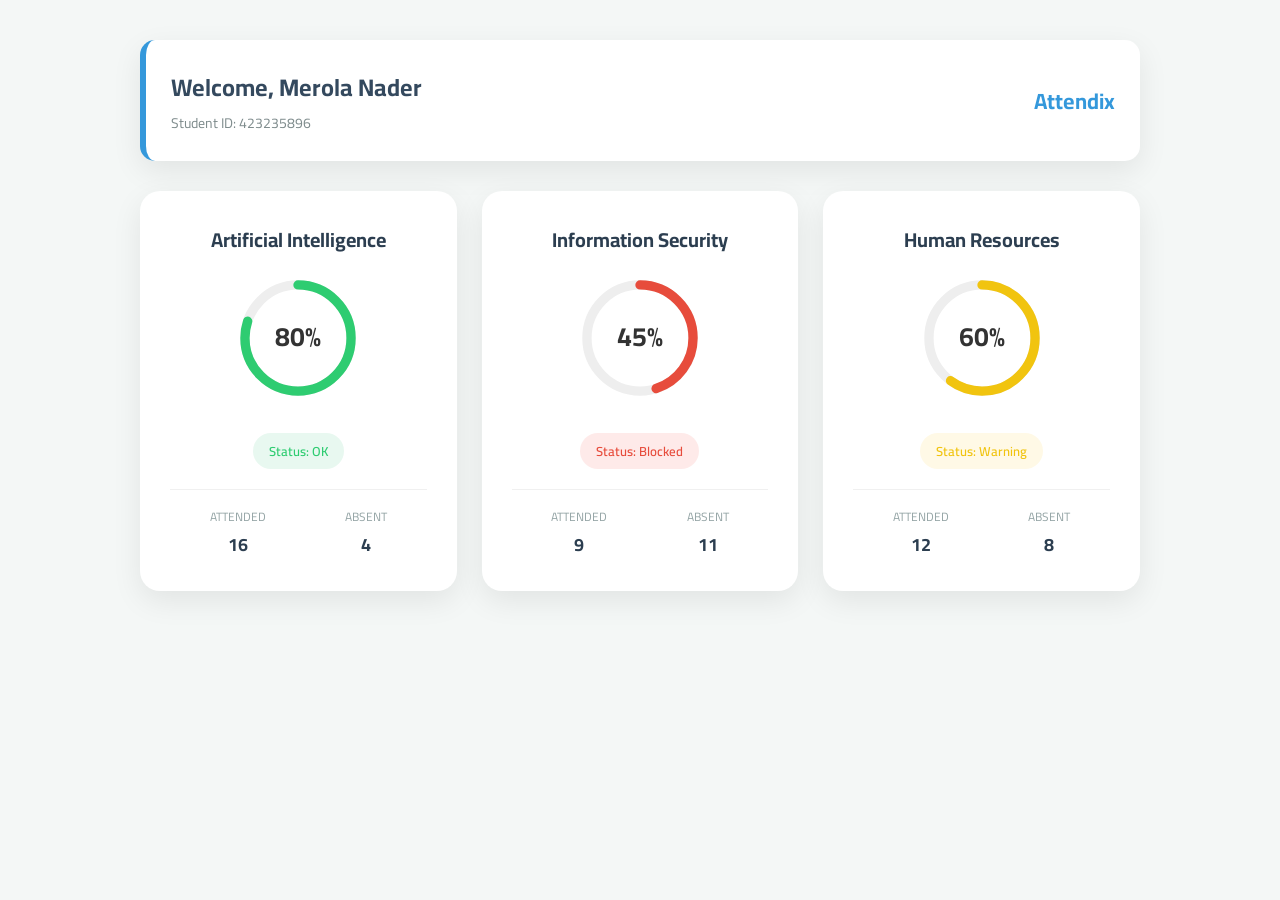
<file: screen2.html>
<!DOCTYPE html>
<html lang="en" dir="ltr">
<head>
    <meta charset="UTF-8">
    <meta name="viewport" content="width=device-width, initial-scale=1.0">
    <title>Attendix | Student Dashboard</title>
    <link href="https://fonts.googleapis.com/css2?family=Cairo:wght@400;600;700&display=swap" rel="stylesheet">
    
    <style>
        :root {
            --primary-blue: #3498db;
            --bg-color: #f4f7f6;
            --card-shadow: 0 10px 30px rgba(0, 0, 0, 0.08);
            --ok-color: #2ecc71;
            --warning-color: #f1c40f;
            --block-color: #e74c3c;
        }

        * {
            box-sizing: border-box;
            margin: 0; padding: 0;
            font-family: 'Cairo', sans-serif;
        }

        body {
            background-color: var(--bg-color);
            padding: 40px 20px;
            color: #2c3e50;
        }

        .container {
            max-width: 1000px;
            margin: 0 auto;
        }

        /* Header Section */
        .header-card {
            background: white;
            padding: 25px;
            border-radius: 15px;
            margin-bottom: 30px;
            box-shadow: var(--card-shadow);
            border-left: 6px solid var(--primary-blue); /* Line on the left for English */
            display: flex;
            justify-content: space-between;
            align-items: center;
        }

        .student-details h1 { font-size: 24px; color: #34495e; }
        .student-details p { color: #7f8c8d; font-size: 14px; }

        /* Dashboard Grid */
        .subjects-grid {
            display: grid;
            grid-template-columns: repeat(auto-fit, minmax(300px, 1fr));
            gap: 25px;
        }

        .subject-card {
            background: white;
            border-radius: 20px;
            padding: 30px;
            box-shadow: var(--card-shadow);
            transition: all 0.3s ease;
            position: relative;
            text-align: center;
        }

        .subject-card:hover {
            transform: translateY(-10px);
        }

        .subject-name {
            font-size: 20px;
            font-weight: 700;
            margin-bottom: 20px;
            display: block;
            color: #2c3e50;
        }

        /* Circular Progress Styling */
        .progress-container {
            position: relative;
            width: 120px;
            height: 120px;
            margin: 0 auto 20px;
        }

        .circular-chart {
            display: block;
            margin: 10px auto;
            max-width: 100%;
        }

        .circle-bg {
            fill: none;
            stroke: #eee;
            stroke-width: 2.8;
        }

        .circle {
            fill: none;
            stroke-width: 2.8;
            stroke-linecap: round;
            transition: stroke-dasharray 1s ease 0s;
        }

        .percentage-text {
            fill: #333;
            font-family: 'Cairo';
            font-size: 0.5em;
            text-anchor: middle;
            font-weight: bold;
        }

        /* Status Badge */
        .status-badge {
            display: inline-block;
            padding: 6px 16px;
            border-radius: 50px;
            font-size: 13px;
            font-weight: 600;
            margin-top: 15px;
        }

        .status-ok { background: #e8f8f0; color: var(--ok-color); }
        .status-warning { background: #fff9e6; color: var(--warning-color); }
        .status-block { background: #feeae9; color: var(--block-color); }

        /* Stats Section */
        .stats-row {
            display: flex;
            justify-content: space-around;
            margin-top: 20px;
            border-top: 1px solid #f0f0f0;
            padding-top: 15px;
        }

        .stat-box span { display: block; font-size: 12px; color: #95a5a6; text-transform: uppercase; }
        .stat-box strong { font-size: 18px; color: #2c3e50; }

    </style>
</head>
<body>

<div class="container">
    <div class="header-card">
        <div class="student-details">
            <h1>Welcome, Merola Nader</h1>
            <p>Student ID: 423235896</p>
        </div>
        <div class="app-logo">
            <strong style="color: var(--primary-blue); font-size: 22px;">Attendix</strong>
        </div>
    </div>

    <div class="subjects-grid">
        <div class="subject-card">
            <span class="subject-name">Artificial Intelligence</span>
            <div class="progress-container">
                <svg viewBox="0 0 36 36" class="circular-chart">
                    <path class="circle-bg" d="M18 2.0845 a 15.9155 15.9155 0 0 1 0 31.831 a 15.9155 15.9155 0 0 1 0 -31.831" />
                    <path class="circle" stroke="#2ecc71" stroke-dasharray="80, 100" d="M18 2.0845 a 15.9155 15.9155 0 0 1 0 31.831 a 15.9155 15.9155 0 0 1 0 -31.831" />
                    <text x="18" y="20.35" class="percentage-text">80%</text>
                </svg>
            </div>
            <span class="status-badge status-ok">Status: OK</span>
            <div class="stats-row">
                <div class="stat-box"><span>Attended</span><strong>16</strong></div>
                <div class="stat-box"><span>Absent</span><strong>4</strong></div>
            </div>
        </div>

        <div class="subject-card">
            <span class="subject-name">Information Security</span>
            <div class="progress-container">
                <svg viewBox="0 0 36 36" class="circular-chart">
                    <path class="circle-bg" d="M18 2.0845 a 15.9155 15.9155 0 0 1 0 31.831 a 15.9155 15.9155 0 0 1 0 -31.831" />
                    <path class="circle" stroke="#e74c3c" stroke-dasharray="45, 100" d="M18 2.0845 a 15.9155 15.9155 0 0 1 0 31.831 a 15.9155 15.9155 0 0 1 0 -31.831" />
                    <text x="18" y="20.35" class="percentage-text">45%</text>
                </svg>
            </div>
            <span class="status-badge status-block">Status: Blocked</span>
            <div class="stats-row">
                <div class="stat-box"><span>Attended</span><strong>9</strong></div>
                <div class="stat-box"><span>Absent</span><strong>11</strong></div>
            </div>
        </div>

        <div class="subject-card">
            <span class="subject-name">Human Resources</span>
            <div class="progress-container">
                <svg viewBox="0 0 36 36" class="circular-chart">
                    <path class="circle-bg" d="M18 2.0845 a 15.9155 15.9155 0 0 1 0 31.831 a 15.9155 15.9155 0 0 1 0 -31.831" />
                    <path class="circle" stroke="#f1c40f" stroke-dasharray="60, 100" d="M18 2.0845 a 15.9155 15.9155 0 0 1 0 31.831 a 15.9155 15.9155 0 0 1 0 -31.831" />
                    <text x="18" y="20.35" class="percentage-text">60%</text>
                </svg>
            </div>
            <span class="status-badge status-warning">Status: Warning</span>
            <div class="stats-row">
                <div class="stat-box"><span>Attended</span><strong>12</strong></div>
                <div class="stat-box"><span>Absent</span><strong>8</strong></div>
            </div>
        </div>
    </div>
</div>

</body>
</html>
</file>
